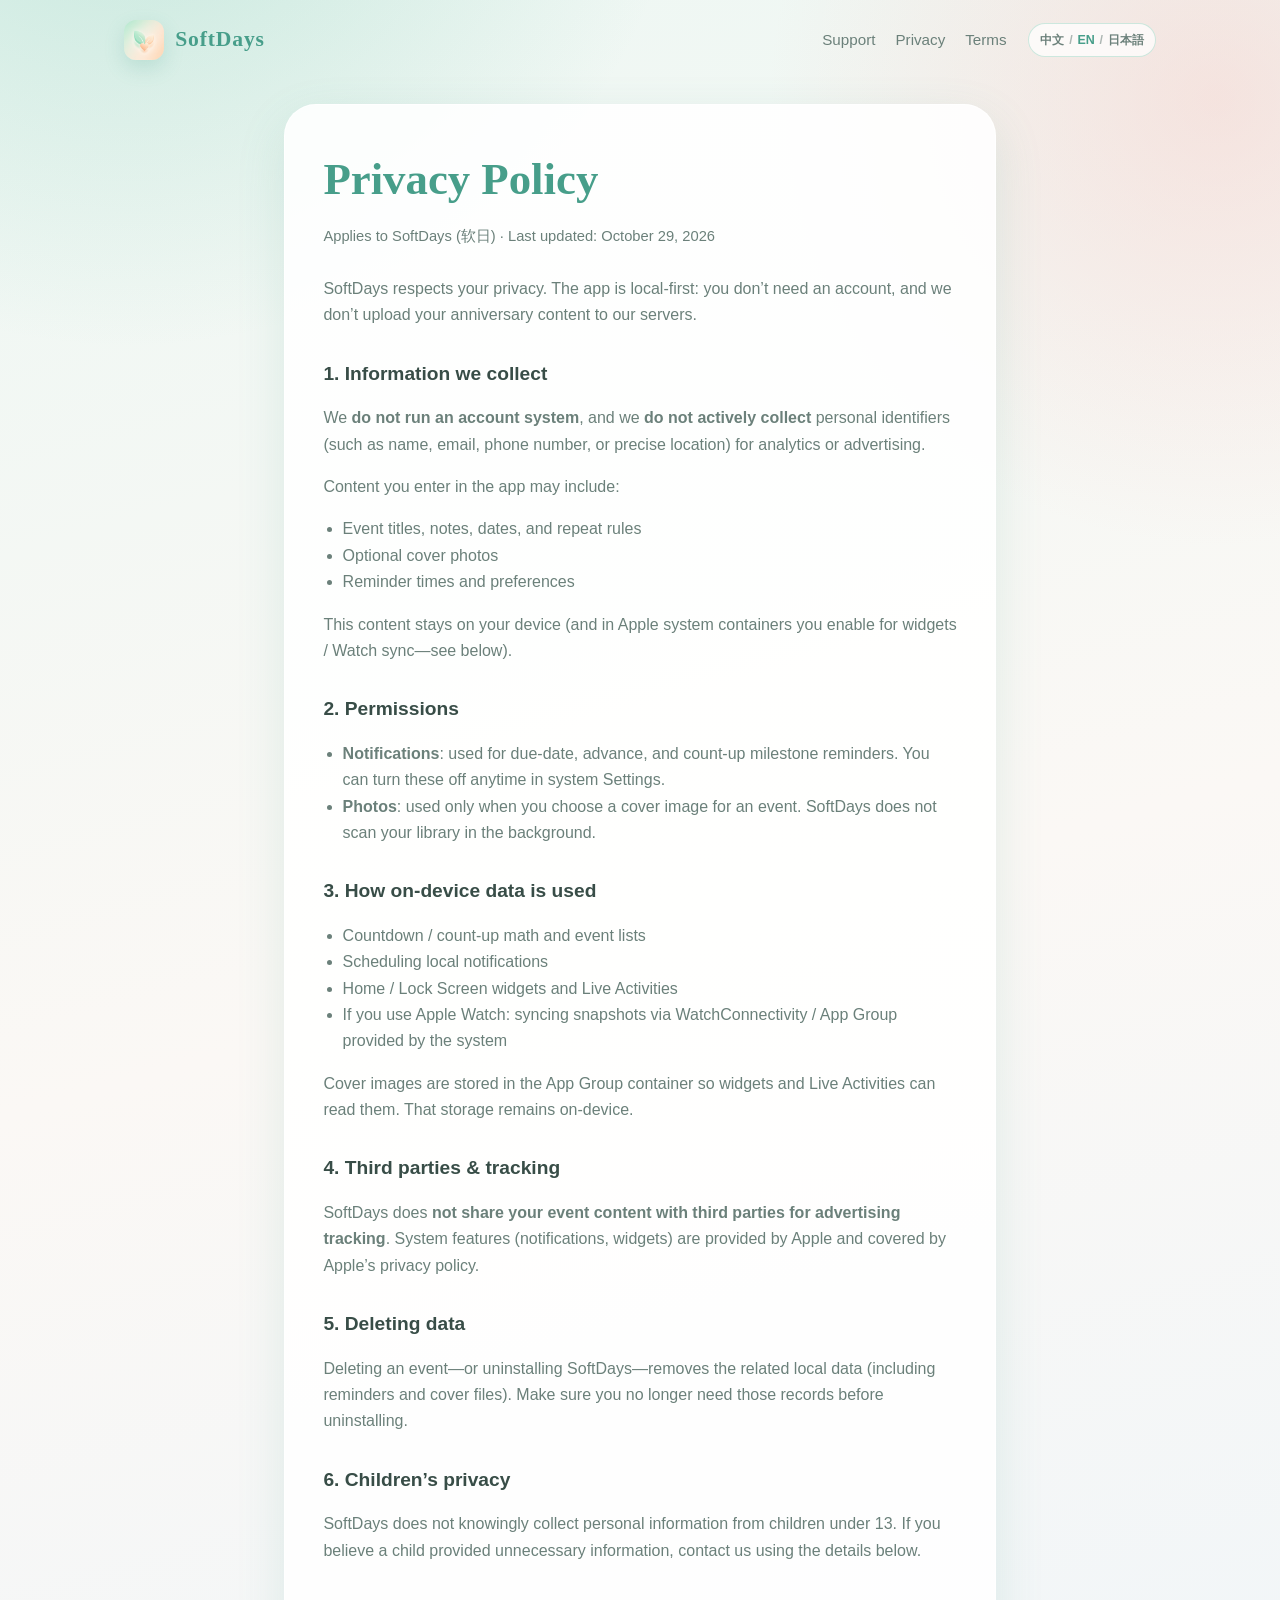
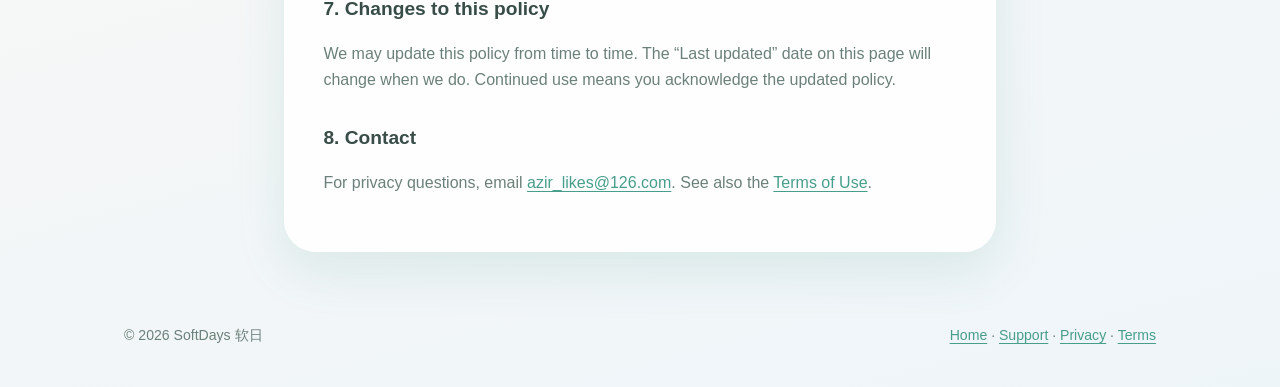
<file: privacy.html>
<!DOCTYPE html>
<html lang="zh-Hans">
<head>
  <meta charset="utf-8" />
  <meta name="viewport" content="width=device-width, initial-scale=1" />
  <title>隐私政策 — 软日 SoftDays</title>
  <meta name="description" content="隐私政策 — 软日 SoftDays" />
  <style>
:root {
  --mint: #73c7ad;
  --mint-deep: #479e8a;
  --peach: #fab8b2;
  --peach-soft: #ffdbd6;
  --mist: #b2d1e6;
  --ink: #384d47;
  --ink-soft: #6b807a;
  --surface: #f7faf6;
  --paper: rgba(255, 255, 255, 0.88);
  --radius: 28px;
  --shadow: 0 18px 50px rgba(71, 158, 138, 0.14);
  --font-display: "Fraunces", "Songti SC", "STSong", serif;
  --font-body: "DM Sans", "PingFang SC", "Hiragino Sans GB", sans-serif;
}

*,
*::before,
*::after {
  box-sizing: border-box;
}

html {
  scroll-behavior: smooth;
}

body {
  margin: 0;
  min-height: 100vh;
  color: var(--ink);
  font-family: var(--font-body);
  background:
    radial-gradient(ellipse 80% 50% at 10% -10%, rgba(115, 199, 173, 0.35), transparent 55%),
    radial-gradient(ellipse 70% 45% at 95% 5%, rgba(250, 184, 178, 0.32), transparent 50%),
    linear-gradient(165deg, #edf7f3 0%, #fbf8f5 48%, #eef5f9 100%);
  line-height: 1.65;
}

a {
  color: var(--mint-deep);
  text-decoration-thickness: 1px;
  text-underline-offset: 3px;
}

a:hover {
  color: var(--ink);
}

img {
  max-width: 100%;
  display: block;
}

.site-nav {
  display: flex;
  align-items: center;
  justify-content: space-between;
  gap: 1rem;
  max-width: 1080px;
  margin: 0 auto;
  padding: 1.25rem 1.5rem;
}

.brand-lockup {
  display: inline-flex;
  align-items: center;
  gap: 0.7rem;
  color: inherit;
  text-decoration: none;
  font-weight: 600;
}

.brand-lockup img {
  width: 40px;
  height: 40px;
  border-radius: 12px;
  box-shadow: 0 8px 20px rgba(71, 158, 138, 0.2);
}

.brand-lockup span {
  font-family: var(--font-display);
  font-size: 1.35rem;
  letter-spacing: 0.04em;
  color: var(--mint-deep);
}

.nav-right {
  display: flex;
  align-items: center;
  flex-wrap: wrap;
  justify-content: flex-end;
  gap: 1rem 1.35rem;
}

.nav-links {
  display: flex;
  gap: 1.25rem;
  font-size: 0.95rem;
}

.nav-links a {
  text-decoration: none;
  color: var(--ink-soft);
}

.nav-links a:hover,
.nav-links a[aria-current="page"] {
  color: var(--mint-deep);
}

.lang-switch {
  display: inline-flex;
  align-items: center;
  flex-wrap: wrap;
  gap: 0.3rem;
  padding: 0.35rem 0.7rem;
  border-radius: 999px;
  background: rgba(255, 255, 255, 0.72);
  border: 1px solid rgba(115, 199, 173, 0.35);
  font-size: 0.78rem;
  font-weight: 600;
}

.lang-switch a {
  text-decoration: none;
  color: var(--ink-soft);
}

.lang-switch a:hover,
.lang-switch a[aria-current="page"] {
  color: var(--mint-deep);
}

.lang-switch span {
  color: rgba(107, 128, 122, 0.55);
}

.hero {
  max-width: 1080px;
  margin: 0 auto;
  padding: 2.5rem 1.5rem 4rem;
  display: grid;
  gap: 2.5rem;
  align-items: end;
  min-height: calc(100svh - 88px);
}

@media (min-width: 860px) {
  .hero {
    grid-template-columns: 1.05fr 0.95fr;
    padding-top: 3.5rem;
  }
}

.hero-copy {
  animation: rise 0.9s ease both;
}

.hero-kicker {
  margin: 0 0 0.75rem;
  color: var(--mint-deep);
  font-size: 0.85rem;
  font-weight: 600;
  letter-spacing: 0.16em;
  text-transform: uppercase;
}

.hero h1 {
  margin: 0;
  font-family: var(--font-display);
  font-size: clamp(3.4rem, 9vw, 5.6rem);
  font-weight: 600;
  line-height: 1.05;
  letter-spacing: 0.06em;
  color: var(--mint-deep);
}

.hero-lead {
  margin: 1.1rem 0 0;
  max-width: 28rem;
  font-size: 1.12rem;
  color: var(--ink-soft);
}

.hero-actions {
  display: flex;
  flex-wrap: wrap;
  gap: 0.85rem;
  margin-top: 1.75rem;
}

.button {
  display: inline-flex;
  align-items: center;
  justify-content: center;
  padding: 0.85rem 1.35rem;
  border-radius: 999px;
  border: 1px solid transparent;
  font-weight: 600;
  text-decoration: none;
  transition: transform 0.2s ease, box-shadow 0.2s ease, background 0.2s ease;
}

.button:hover {
  transform: translateY(-2px);
}

.button-primary {
  background: var(--mint-deep);
  color: #fff;
  box-shadow: 0 12px 28px rgba(71, 158, 138, 0.28);
}

.button-primary:hover {
  color: #fff;
  background: #3b8a78;
}

.button-ghost {
  background: var(--paper);
  color: var(--mint-deep);
  border-color: rgba(115, 199, 173, 0.45);
}

.hero-visual {
  position: relative;
  animation: float-in 1.1s 0.12s ease both;
}

.hero-card {
  position: relative;
  overflow: hidden;
  border-radius: calc(var(--radius) + 8px);
  background:
    linear-gradient(145deg, rgba(255, 255, 255, 0.72), rgba(255, 255, 255, 0.38)),
    linear-gradient(160deg, rgba(115, 199, 173, 0.35), rgba(250, 184, 178, 0.28));
  box-shadow: var(--shadow);
  border: 1px solid rgba(255, 255, 255, 0.7);
  min-height: 360px;
  display: grid;
  place-items: center;
  padding: 2.5rem;
}

.hero-card img {
  width: min(220px, 58vw);
  border-radius: 36px;
  animation: soft-pulse 4.5s ease-in-out infinite;
}

.hero-orb {
  position: absolute;
  border-radius: 50%;
  filter: blur(2px);
  pointer-events: none;
}

.hero-orb-a {
  width: 140px;
  height: 140px;
  top: 12%;
  left: 10%;
  background: rgba(115, 199, 173, 0.35);
  animation: drift 8s ease-in-out infinite;
}

.hero-orb-b {
  width: 110px;
  height: 110px;
  right: 12%;
  bottom: 14%;
  background: rgba(250, 184, 178, 0.4);
  animation: drift 9s 0.6s ease-in-out infinite reverse;
}

.section {
  max-width: 1080px;
  margin: 0 auto;
  padding: 1rem 1.5rem 4.5rem;
}

.section h2 {
  margin: 0 0 0.6rem;
  font-family: var(--font-display);
  font-size: clamp(1.8rem, 4vw, 2.4rem);
  font-weight: 600;
  color: var(--mint-deep);
}

.section-lead {
  margin: 0 0 1.75rem;
  max-width: 36rem;
  color: var(--ink-soft);
}

.feature-list {
  display: grid;
  gap: 1rem;
}

@media (min-width: 720px) {
  .feature-list {
    grid-template-columns: repeat(3, 1fr);
  }
}

.feature {
  padding: 1.35rem 1.3rem 1.45rem;
  border-radius: var(--radius);
  background: var(--paper);
  border: 1px solid rgba(255, 255, 255, 0.85);
  box-shadow: 0 10px 30px rgba(56, 77, 71, 0.05);
}

.feature h3 {
  margin: 0 0 0.45rem;
  font-size: 1.05rem;
  color: var(--ink);
}

.feature p {
  margin: 0;
  color: var(--ink-soft);
  font-size: 0.95rem;
}

.page {
  max-width: 760px;
  margin: 0 auto;
  padding: 1.5rem 1.5rem 4.5rem;
}

.page-panel {
  padding: clamp(1.5rem, 4vw, 2.4rem);
  border-radius: calc(var(--radius) + 4px);
  background: var(--paper);
  border: 1px solid rgba(255, 255, 255, 0.85);
  box-shadow: var(--shadow);
  animation: rise 0.7s ease both;
}

.page-panel h1 {
  margin: 0 0 0.4rem;
  font-family: var(--font-display);
  font-size: clamp(2rem, 5vw, 2.8rem);
  color: var(--mint-deep);
}

.meta {
  margin: 0 0 1.75rem;
  color: var(--ink-soft);
  font-size: 0.92rem;
}

.page-panel h2 {
  margin: 1.8rem 0 0.55rem;
  font-size: 1.2rem;
  color: var(--ink);
}

.page-panel p,
.page-panel li {
  color: var(--ink-soft);
}

.page-panel ul {
  padding-left: 1.2rem;
}

.site-footer {
  max-width: 1080px;
  margin: 0 auto;
  padding: 0 1.5rem 2.5rem;
  color: var(--ink-soft);
  font-size: 0.88rem;
  display: flex;
  flex-wrap: wrap;
  gap: 0.75rem 1.25rem;
  justify-content: space-between;
}

@keyframes rise {
  from {
    opacity: 0;
    transform: translateY(18px);
  }
  to {
    opacity: 1;
    transform: translateY(0);
  }
}

@keyframes float-in {
  from {
    opacity: 0;
    transform: translateY(28px) scale(0.98);
  }
  to {
    opacity: 1;
    transform: translateY(0) scale(1);
  }
}

@keyframes soft-pulse {
  0%,
  100% {
    transform: translateY(0);
  }
  50% {
    transform: translateY(-8px);
  }
}

@keyframes drift {
  0%,
  100% {
    transform: translate(0, 0);
  }
  50% {
    transform: translate(12px, -10px);
  }
}

@media (prefers-reduced-motion: reduce) {
  *,
  *::before,
  *::after {
    animation: none !important;
    transition: none !important;
  }
}


.lang-panels > [data-lang]{display:none}
.lang-panels > [data-lang].is-active{display:block}
.lang-switch button{
  appearance:none;border:0;background:transparent;cursor:pointer;
  font:inherit;font-weight:600;color:var(--ink-soft);padding:0;
}
.lang-switch button:hover,
.lang-switch button[aria-current="true"]{color:var(--mint-deep)}

  </style>
</head>
<body>
  <div class="lang-panels">

        <div data-lang="zh" class="is-active" lang="zh-Hans">
          <header class="site-nav">
            <a class="brand-lockup" href="index.html">
              <img src="[data-uri]" alt="" width="40" height="40" />
              <span>软日</span>
            </a>
            <div class="nav-right">
              <nav class="nav-links">
                <a href="support.html">支持</a>
                <a href="privacy.html">隐私政策</a>
                <a href="terms.html">用户协议</a>
              </nav>
              <nav class="lang-switch" aria-label="Language">
                <button type="button" data-set-lang="zh" aria-current="true">中文</button>
                <span aria-hidden="true">/</span>
                <button type="button" data-set-lang="en">EN</button>
                <span aria-hidden="true">/</span>
                <button type="button" data-set-lang="ja">日本語</button>
              </nav>
            </div>
          </header>
          <main class="page"><article class="page-panel"><h1>隐私政策</h1>
      <p class="meta">适用于「软日 SoftDays」· 最近更新：2026 年 10 月 29 日</p>

      <p>软日（SoftDays）重视你的隐私。本应用以本地记录为主，不要求注册账号，也不会把你的纪念日内容上传到我们的服务器。</p>

      <h2>1. 我们收集哪些信息</h2>
      <p>我们<strong>不运营账号体系</strong>，也<strong>不主动收集</strong>可用于识别你个人身份的信息（如姓名、邮箱、电话、精确位置）用于分析或广告。</p>
      <p>你在 App 内自行填写的内容，例如：</p>
      <ul>
        <li>日子标题、备注、日期与重复规则</li>
        <li>可选的封面照片</li>
        <li>提醒时间与偏好设置</li>
      </ul>
      <p>这些内容保存在你的设备本地（以及你启用的 Apple 系统同步能力相关容器中，见下文）。</p>

      <h2>2. 权限说明</h2>
      <ul>
        <li><strong>通知</strong>：用于到期、提前提醒，以及正数里程碑提醒。可随时在系统设置中关闭。</li>
        <li><strong>相册 / 照片</strong>：仅用于你主动为日子选择封面图；我们不会在后台扫描相册。</li>
      </ul>

      <h2>3. 设备上的数据如何使用</h2>
      <ul>
        <li>倒计时与正数计算、列表与详情展示</li>
        <li>本地通知调度</li>
        <li>主屏 / 锁屏小组件、灵动岛 / 实时活动展示</li>
        <li>若你使用 Apple Watch：通过系统提供的 WatchConnectivity / App Group 在手机与手表之间同步快照数据</li>
      </ul>
      <p>封面图会保存在 App Group 共享容器中，以便小组件与实时活动读取；该数据仍属于你的设备侧存储。</p>

      <h2>4. 第三方与追踪</h2>
      <p>本应用当前<strong>不以广告追踪为目的</strong>向第三方分享你的日子内容。系统组件（如推送通知、小组件）由 Apple 提供并受 Apple 隐私政策约束。</p>

      <h2>5. 数据删除</h2>
      <p>删除某个日子，或卸载本应用，将移除相应本地数据（含相关提醒与封面文件）。卸载前请确认你不再需要这些记录。</p>

      <h2>6. 儿童隐私</h2>
      <p>本应用不面向 13 岁以下儿童收集个人信息。若你认为孩子提供了不必要信息，请通过下方联系方式告知我们。</p>

      <h2>7. 政策更新</h2>
      <p>我们可能适时更新本政策。更新后会在本页面调整「最近更新」日期。继续使用即表示你知悉更新后的内容。</p>

      <h2>8. 联系我们</h2>
      <p>如有隐私相关问题，请发送邮件至：<a href="mailto:azir_likes@126.com">azir_likes@126.com</a>。使用条款见 <a href="terms.html">用户协议</a>。</p></article></main>
          <footer class="site-footer">
            <span>© <span class="y"></span> 软日 SoftDays</span>
            <span>
              <a href="index.html">首页</a> ·
              <a href="support.html">支持</a> ·
              <a href="privacy.html">隐私政策</a> ·
              <a href="terms.html">用户协议</a>
            </span>
          </footer>
        </div>
        <div data-lang="en" class="" lang="en">
          <header class="site-nav">
            <a class="brand-lockup" href="index.html">
              <img src="[data-uri]" alt="" width="40" height="40" />
              <span>SoftDays</span>
            </a>
            <div class="nav-right">
              <nav class="nav-links">
                <a href="support.html">Support</a>
                <a href="privacy.html">Privacy</a>
                <a href="terms.html">Terms</a>
              </nav>
              <nav class="lang-switch" aria-label="Language">
                <button type="button" data-set-lang="zh">中文</button>
                <span aria-hidden="true">/</span>
                <button type="button" data-set-lang="en" aria-current="true">EN</button>
                <span aria-hidden="true">/</span>
                <button type="button" data-set-lang="ja">日本語</button>
              </nav>
            </div>
          </header>
          <main class="page"><article class="page-panel"><h1>Privacy Policy</h1>
      <p class="meta">Applies to SoftDays (软日) · Last updated: October 29, 2026</p>

      <p>SoftDays respects your privacy. The app is local-first: you don’t need an account, and we don’t upload your anniversary content to our servers.</p>

      <h2>1. Information we collect</h2>
      <p>We <strong>do not run an account system</strong>, and we <strong>do not actively collect</strong> personal identifiers (such as name, email, phone number, or precise location) for analytics or advertising.</p>
      <p>Content you enter in the app may include:</p>
      <ul>
        <li>Event titles, notes, dates, and repeat rules</li>
        <li>Optional cover photos</li>
        <li>Reminder times and preferences</li>
      </ul>
      <p>This content stays on your device (and in Apple system containers you enable for widgets / Watch sync—see below).</p>

      <h2>2. Permissions</h2>
      <ul>
        <li><strong>Notifications</strong>: used for due-date, advance, and count-up milestone reminders. You can turn these off anytime in system Settings.</li>
        <li><strong>Photos</strong>: used only when you choose a cover image for an event. SoftDays does not scan your library in the background.</li>
      </ul>

      <h2>3. How on-device data is used</h2>
      <ul>
        <li>Countdown / count-up math and event lists</li>
        <li>Scheduling local notifications</li>
        <li>Home / Lock Screen widgets and Live Activities</li>
        <li>If you use Apple Watch: syncing snapshots via WatchConnectivity / App Group provided by the system</li>
      </ul>
      <p>Cover images are stored in the App Group container so widgets and Live Activities can read them. That storage remains on-device.</p>

      <h2>4. Third parties &amp; tracking</h2>
      <p>SoftDays does <strong>not share your event content with third parties for advertising tracking</strong>. System features (notifications, widgets) are provided by Apple and covered by Apple’s privacy policy.</p>

      <h2>5. Deleting data</h2>
      <p>Deleting an event—or uninstalling SoftDays—removes the related local data (including reminders and cover files). Make sure you no longer need those records before uninstalling.</p>

      <h2>6. Children’s privacy</h2>
      <p>SoftDays does not knowingly collect personal information from children under 13. If you believe a child provided unnecessary information, contact us using the details below.</p>

      <h2>7. Changes to this policy</h2>
      <p>We may update this policy from time to time. The “Last updated” date on this page will change when we do. Continued use means you acknowledge the updated policy.</p>

      <h2>8. Contact</h2>
      <p>For privacy questions, email <a href="mailto:azir_likes@126.com">azir_likes@126.com</a>. See also the <a href="terms.html">Terms of Use</a>.</p></article></main>
          <footer class="site-footer">
            <span>© <span class="y"></span> SoftDays 软日</span>
            <span>
              <a href="index.html">Home</a> ·
              <a href="support.html">Support</a> ·
              <a href="privacy.html">Privacy</a> ·
              <a href="terms.html">Terms</a>
            </span>
          </footer>
        </div>
        <div data-lang="ja" class="" lang="ja">
          <header class="site-nav">
            <a class="brand-lockup" href="index.html">
              <img src="[data-uri]" alt="" width="40" height="40" />
              <span>軟日</span>
            </a>
            <div class="nav-right">
              <nav class="nav-links">
                <a href="support.html">サポート</a>
                <a href="privacy.html">プライバシー</a>
                <a href="terms.html">利用規約</a>
              </nav>
              <nav class="lang-switch" aria-label="Language">
                <button type="button" data-set-lang="zh">中文</button>
                <span aria-hidden="true">/</span>
                <button type="button" data-set-lang="en">EN</button>
                <span aria-hidden="true">/</span>
                <button type="button" data-set-lang="ja" aria-current="true">日本語</button>
              </nav>
            </div>
          </header>
          <main class="page"><article class="page-panel"><h1>プライバシーポリシー</h1>
      <p class="meta">SoftDays（軟日）対象 · 最終更新：2026 年 10 月 29 日</p>

      <p>SoftDays はプライバシーを大切にします。本アプリは端末内記録が中心で、アカウント登録は不要です。記念日の内容を当社サーバーへアップロードしません。</p>

      <h2>1. 収集する情報</h2>
      <p>当社は<strong>アカウントを運用せず</strong>、分析や広告のために氏名・メール・電話・精密な位置など個人を特定する情報を<strong>積極的に収集しません</strong>。</p>
      <p>アプリ内で入力する内容の例：</p>
      <ul>
        <li>タイトル、メモ、日付、繰り返し設定</li>
        <li>任意のカバー写真</li>
        <li>リマインダー時刻と設定</li>
      </ul>
      <p>これらは端末内（およびウィジェット／Watch 同期用のシステム容器）に保存されます。</p>

      <h2>2. 権限について</h2>
      <ul>
        <li><strong>通知</strong>：期日・事前・カウントアップのマイルストーン通知に使用。システム設定でいつでもオフにできます。</li>
        <li><strong>写真</strong>：カバー画像を選ぶときのみ使用。バックグラウンドでアルバムをスキャンしません。</li>
      </ul>

      <h2>3. 端末内データの利用</h2>
      <ul>
        <li>カウントダウン／カウントアップと一覧表示</li>
        <li>ローカル通知のスケジュール</li>
        <li>ホーム／ロック画面ウィジェット、ライブアクティビティ</li>
        <li>Apple Watch 利用時：WatchConnectivity／App Group によるスナップショット同期</li>
      </ul>
      <p>カバー画像はウィジェット等が読めるよう App Group に保存されますが、端末側のストレージです。</p>

      <h2>4. 第三者・トラッキング</h2>
      <p>広告トラッキング目的で記念日内容を第三者に共有しません。通知やウィジェットなどシステム機能は Apple の提供であり、Apple のプライバシーポリシーが適用されます。</p>

      <h2>5. データの削除</h2>
      <p>イベントの削除、またはアプリのアンインストールにより、関連する端末内データ（通知・カバー含む）は削除されます。必要な記録がある場合はアンインストール前にご確認ください。</p>

      <h2>6. 子どものプライバシー</h2>
      <p>13 歳未満の子どもから故意に個人情報を収集しません。不要な情報が提供されたと思われる場合は、下記までご連絡ください。</p>

      <h2>7. ポリシーの変更</h2>
      <p>本ポリシーは更新されることがあります。更新時は本ページの「最終更新」を変更します。継続利用により、更新内容を了承したものとみなします。</p>

      <h2>8. お問い合わせ</h2>
      <p>プライバシーに関するご質問：<a href="mailto:azir_likes@126.com">azir_likes@126.com</a>。利用条件は <a href="terms.html">利用規約</a> をご覧ください。</p></article></main>
          <footer class="site-footer">
            <span>© <span class="y"></span> SoftDays 軟日</span>
            <span>
              <a href="index.html">ホーム</a> ·
              <a href="support.html">サポート</a> ·
              <a href="privacy.html">プライバシー</a> ·
              <a href="terms.html">利用規約</a>
            </span>
          </footer>
        </div>
  </div>
  <script>
  (function() {
    var key = "softdays-lang";
    var panels = document.querySelectorAll(".lang-panels > [data-lang]");
    function apply(lang) {
      if (["zh","en","ja"].indexOf(lang) < 0) lang = "zh";
      panels.forEach(function(p) {
        p.classList.toggle("is-active", p.getAttribute("data-lang") === lang);
      });
      document.documentElement.lang = lang === "zh" ? "zh-Hans" : lang;
      document.querySelectorAll("[data-set-lang]").forEach(function(btn) {
        btn.setAttribute("aria-current", btn.getAttribute("data-set-lang") === lang ? "true" : "false");
      });
      try { localStorage.setItem(key, lang); } catch (e) {}
      document.querySelectorAll(".y").forEach(function(el) { el.textContent = new Date().getFullYear(); });
    }
    document.addEventListener("click", function(e) {
      var btn = e.target.closest("[data-set-lang]");
      if (!btn) return;
      apply(btn.getAttribute("data-set-lang"));
    });
    var saved = null;
    try { saved = localStorage.getItem(key); } catch (e) {}
    var nav = (navigator.language || "").toLowerCase();
    var pref = saved || (nav.indexOf("ja") === 0 ? "ja" : (nav.indexOf("zh") === 0 ? "zh" : "en"));
    apply(pref);
  })();
  </script>
</body>
</html>
</file>
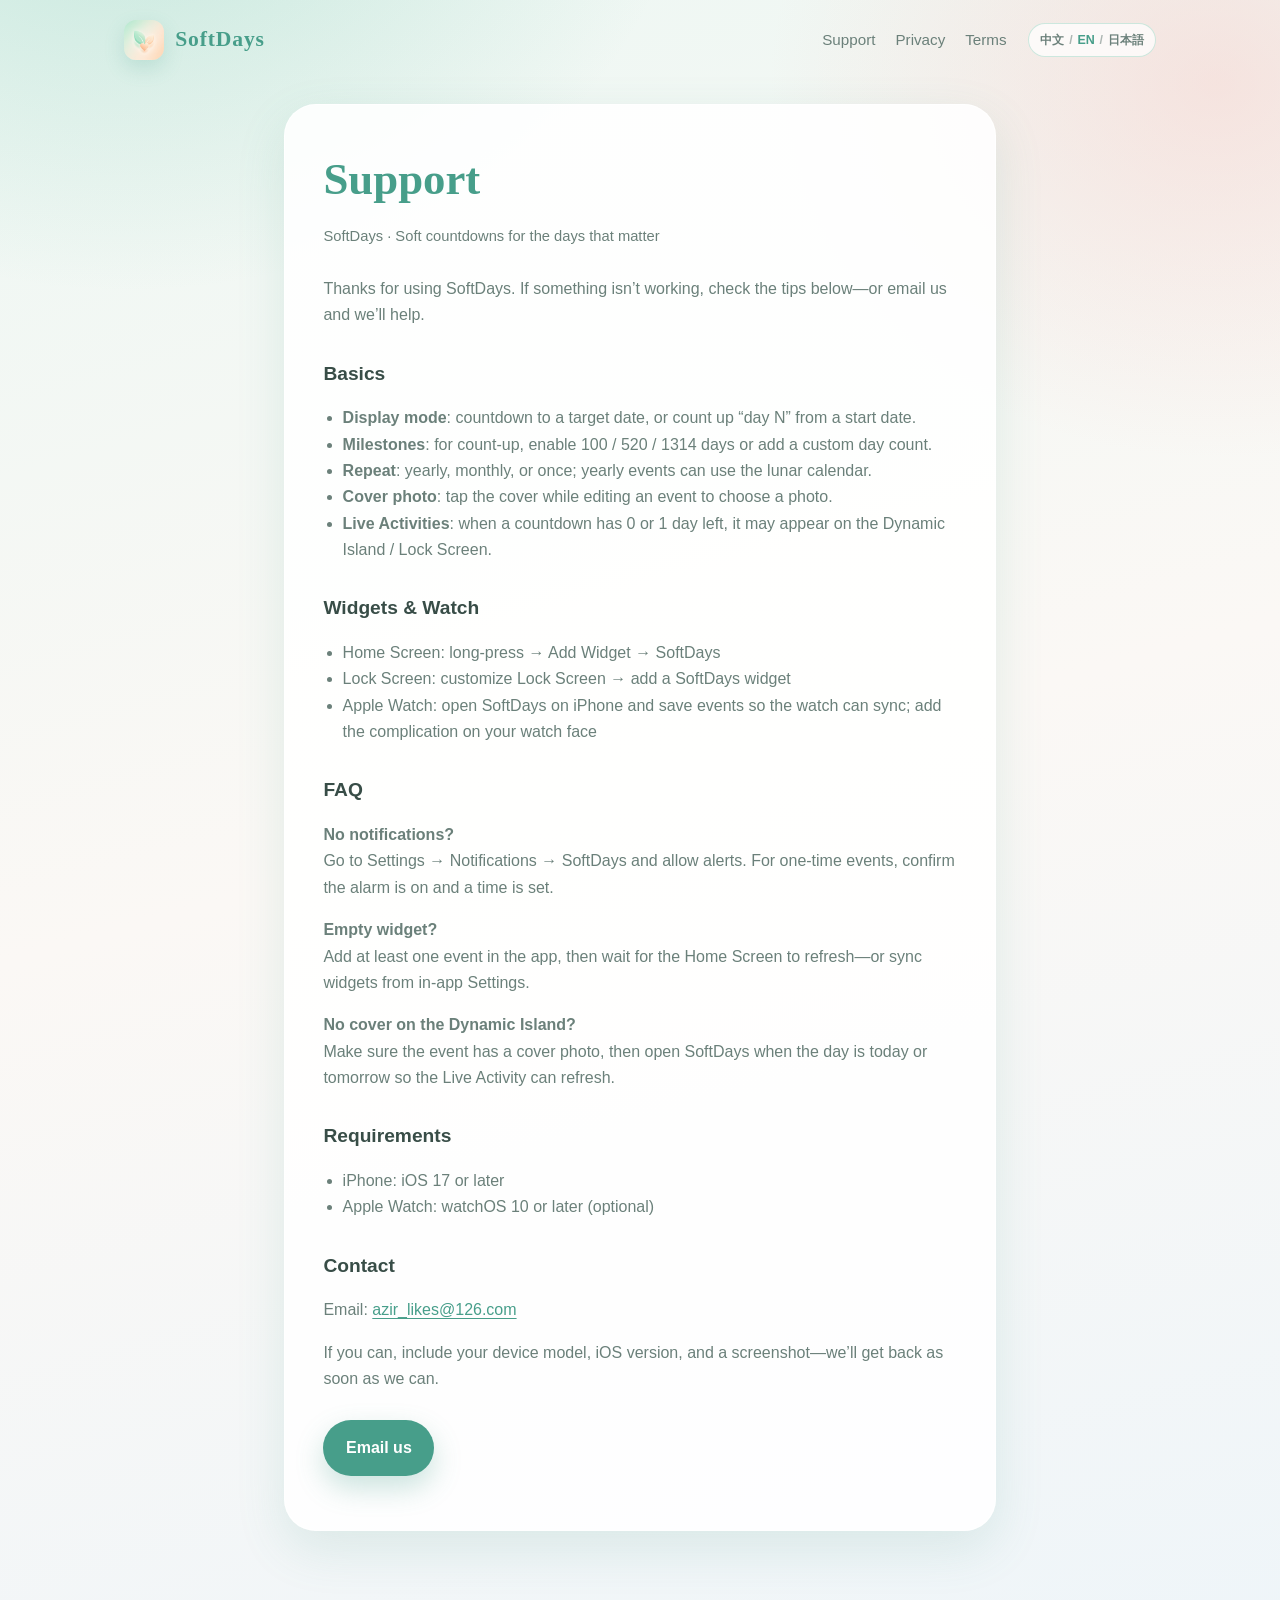
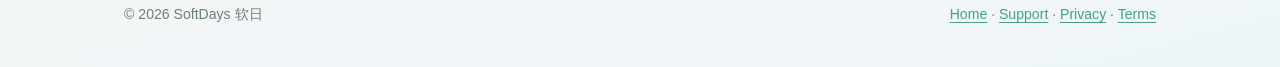
<file: support.html>
<!DOCTYPE html>
<html lang="zh-Hans">
<head>
  <meta charset="utf-8" />
  <meta name="viewport" content="width=device-width, initial-scale=1" />
  <title>支持 — 软日 SoftDays</title>
  <meta name="description" content="支持 — 软日 SoftDays" />
  <style>
:root {
  --mint: #73c7ad;
  --mint-deep: #479e8a;
  --peach: #fab8b2;
  --peach-soft: #ffdbd6;
  --mist: #b2d1e6;
  --ink: #384d47;
  --ink-soft: #6b807a;
  --surface: #f7faf6;
  --paper: rgba(255, 255, 255, 0.88);
  --radius: 28px;
  --shadow: 0 18px 50px rgba(71, 158, 138, 0.14);
  --font-display: "Fraunces", "Songti SC", "STSong", serif;
  --font-body: "DM Sans", "PingFang SC", "Hiragino Sans GB", sans-serif;
}

*,
*::before,
*::after {
  box-sizing: border-box;
}

html {
  scroll-behavior: smooth;
}

body {
  margin: 0;
  min-height: 100vh;
  color: var(--ink);
  font-family: var(--font-body);
  background:
    radial-gradient(ellipse 80% 50% at 10% -10%, rgba(115, 199, 173, 0.35), transparent 55%),
    radial-gradient(ellipse 70% 45% at 95% 5%, rgba(250, 184, 178, 0.32), transparent 50%),
    linear-gradient(165deg, #edf7f3 0%, #fbf8f5 48%, #eef5f9 100%);
  line-height: 1.65;
}

a {
  color: var(--mint-deep);
  text-decoration-thickness: 1px;
  text-underline-offset: 3px;
}

a:hover {
  color: var(--ink);
}

img {
  max-width: 100%;
  display: block;
}

.site-nav {
  display: flex;
  align-items: center;
  justify-content: space-between;
  gap: 1rem;
  max-width: 1080px;
  margin: 0 auto;
  padding: 1.25rem 1.5rem;
}

.brand-lockup {
  display: inline-flex;
  align-items: center;
  gap: 0.7rem;
  color: inherit;
  text-decoration: none;
  font-weight: 600;
}

.brand-lockup img {
  width: 40px;
  height: 40px;
  border-radius: 12px;
  box-shadow: 0 8px 20px rgba(71, 158, 138, 0.2);
}

.brand-lockup span {
  font-family: var(--font-display);
  font-size: 1.35rem;
  letter-spacing: 0.04em;
  color: var(--mint-deep);
}

.nav-right {
  display: flex;
  align-items: center;
  flex-wrap: wrap;
  justify-content: flex-end;
  gap: 1rem 1.35rem;
}

.nav-links {
  display: flex;
  gap: 1.25rem;
  font-size: 0.95rem;
}

.nav-links a {
  text-decoration: none;
  color: var(--ink-soft);
}

.nav-links a:hover,
.nav-links a[aria-current="page"] {
  color: var(--mint-deep);
}

.lang-switch {
  display: inline-flex;
  align-items: center;
  flex-wrap: wrap;
  gap: 0.3rem;
  padding: 0.35rem 0.7rem;
  border-radius: 999px;
  background: rgba(255, 255, 255, 0.72);
  border: 1px solid rgba(115, 199, 173, 0.35);
  font-size: 0.78rem;
  font-weight: 600;
}

.lang-switch a {
  text-decoration: none;
  color: var(--ink-soft);
}

.lang-switch a:hover,
.lang-switch a[aria-current="page"] {
  color: var(--mint-deep);
}

.lang-switch span {
  color: rgba(107, 128, 122, 0.55);
}

.hero {
  max-width: 1080px;
  margin: 0 auto;
  padding: 2.5rem 1.5rem 4rem;
  display: grid;
  gap: 2.5rem;
  align-items: end;
  min-height: calc(100svh - 88px);
}

@media (min-width: 860px) {
  .hero {
    grid-template-columns: 1.05fr 0.95fr;
    padding-top: 3.5rem;
  }
}

.hero-copy {
  animation: rise 0.9s ease both;
}

.hero-kicker {
  margin: 0 0 0.75rem;
  color: var(--mint-deep);
  font-size: 0.85rem;
  font-weight: 600;
  letter-spacing: 0.16em;
  text-transform: uppercase;
}

.hero h1 {
  margin: 0;
  font-family: var(--font-display);
  font-size: clamp(3.4rem, 9vw, 5.6rem);
  font-weight: 600;
  line-height: 1.05;
  letter-spacing: 0.06em;
  color: var(--mint-deep);
}

.hero-lead {
  margin: 1.1rem 0 0;
  max-width: 28rem;
  font-size: 1.12rem;
  color: var(--ink-soft);
}

.hero-actions {
  display: flex;
  flex-wrap: wrap;
  gap: 0.85rem;
  margin-top: 1.75rem;
}

.button {
  display: inline-flex;
  align-items: center;
  justify-content: center;
  padding: 0.85rem 1.35rem;
  border-radius: 999px;
  border: 1px solid transparent;
  font-weight: 600;
  text-decoration: none;
  transition: transform 0.2s ease, box-shadow 0.2s ease, background 0.2s ease;
}

.button:hover {
  transform: translateY(-2px);
}

.button-primary {
  background: var(--mint-deep);
  color: #fff;
  box-shadow: 0 12px 28px rgba(71, 158, 138, 0.28);
}

.button-primary:hover {
  color: #fff;
  background: #3b8a78;
}

.button-ghost {
  background: var(--paper);
  color: var(--mint-deep);
  border-color: rgba(115, 199, 173, 0.45);
}

.hero-visual {
  position: relative;
  animation: float-in 1.1s 0.12s ease both;
}

.hero-card {
  position: relative;
  overflow: hidden;
  border-radius: calc(var(--radius) + 8px);
  background:
    linear-gradient(145deg, rgba(255, 255, 255, 0.72), rgba(255, 255, 255, 0.38)),
    linear-gradient(160deg, rgba(115, 199, 173, 0.35), rgba(250, 184, 178, 0.28));
  box-shadow: var(--shadow);
  border: 1px solid rgba(255, 255, 255, 0.7);
  min-height: 360px;
  display: grid;
  place-items: center;
  padding: 2.5rem;
}

.hero-card img {
  width: min(220px, 58vw);
  border-radius: 36px;
  animation: soft-pulse 4.5s ease-in-out infinite;
}

.hero-orb {
  position: absolute;
  border-radius: 50%;
  filter: blur(2px);
  pointer-events: none;
}

.hero-orb-a {
  width: 140px;
  height: 140px;
  top: 12%;
  left: 10%;
  background: rgba(115, 199, 173, 0.35);
  animation: drift 8s ease-in-out infinite;
}

.hero-orb-b {
  width: 110px;
  height: 110px;
  right: 12%;
  bottom: 14%;
  background: rgba(250, 184, 178, 0.4);
  animation: drift 9s 0.6s ease-in-out infinite reverse;
}

.section {
  max-width: 1080px;
  margin: 0 auto;
  padding: 1rem 1.5rem 4.5rem;
}

.section h2 {
  margin: 0 0 0.6rem;
  font-family: var(--font-display);
  font-size: clamp(1.8rem, 4vw, 2.4rem);
  font-weight: 600;
  color: var(--mint-deep);
}

.section-lead {
  margin: 0 0 1.75rem;
  max-width: 36rem;
  color: var(--ink-soft);
}

.feature-list {
  display: grid;
  gap: 1rem;
}

@media (min-width: 720px) {
  .feature-list {
    grid-template-columns: repeat(3, 1fr);
  }
}

.feature {
  padding: 1.35rem 1.3rem 1.45rem;
  border-radius: var(--radius);
  background: var(--paper);
  border: 1px solid rgba(255, 255, 255, 0.85);
  box-shadow: 0 10px 30px rgba(56, 77, 71, 0.05);
}

.feature h3 {
  margin: 0 0 0.45rem;
  font-size: 1.05rem;
  color: var(--ink);
}

.feature p {
  margin: 0;
  color: var(--ink-soft);
  font-size: 0.95rem;
}

.page {
  max-width: 760px;
  margin: 0 auto;
  padding: 1.5rem 1.5rem 4.5rem;
}

.page-panel {
  padding: clamp(1.5rem, 4vw, 2.4rem);
  border-radius: calc(var(--radius) + 4px);
  background: var(--paper);
  border: 1px solid rgba(255, 255, 255, 0.85);
  box-shadow: var(--shadow);
  animation: rise 0.7s ease both;
}

.page-panel h1 {
  margin: 0 0 0.4rem;
  font-family: var(--font-display);
  font-size: clamp(2rem, 5vw, 2.8rem);
  color: var(--mint-deep);
}

.meta {
  margin: 0 0 1.75rem;
  color: var(--ink-soft);
  font-size: 0.92rem;
}

.page-panel h2 {
  margin: 1.8rem 0 0.55rem;
  font-size: 1.2rem;
  color: var(--ink);
}

.page-panel p,
.page-panel li {
  color: var(--ink-soft);
}

.page-panel ul {
  padding-left: 1.2rem;
}

.site-footer {
  max-width: 1080px;
  margin: 0 auto;
  padding: 0 1.5rem 2.5rem;
  color: var(--ink-soft);
  font-size: 0.88rem;
  display: flex;
  flex-wrap: wrap;
  gap: 0.75rem 1.25rem;
  justify-content: space-between;
}

@keyframes rise {
  from {
    opacity: 0;
    transform: translateY(18px);
  }
  to {
    opacity: 1;
    transform: translateY(0);
  }
}

@keyframes float-in {
  from {
    opacity: 0;
    transform: translateY(28px) scale(0.98);
  }
  to {
    opacity: 1;
    transform: translateY(0) scale(1);
  }
}

@keyframes soft-pulse {
  0%,
  100% {
    transform: translateY(0);
  }
  50% {
    transform: translateY(-8px);
  }
}

@keyframes drift {
  0%,
  100% {
    transform: translate(0, 0);
  }
  50% {
    transform: translate(12px, -10px);
  }
}

@media (prefers-reduced-motion: reduce) {
  *,
  *::before,
  *::after {
    animation: none !important;
    transition: none !important;
  }
}


.lang-panels > [data-lang]{display:none}
.lang-panels > [data-lang].is-active{display:block}
.lang-switch button{
  appearance:none;border:0;background:transparent;cursor:pointer;
  font:inherit;font-weight:600;color:var(--ink-soft);padding:0;
}
.lang-switch button:hover,
.lang-switch button[aria-current="true"]{color:var(--mint-deep)}

  </style>
</head>
<body>
  <div class="lang-panels">

        <div data-lang="zh" class="is-active" lang="zh-Hans">
          <header class="site-nav">
            <a class="brand-lockup" href="index.html">
              <img src="[data-uri]" alt="" width="40" height="40" />
              <span>软日</span>
            </a>
            <div class="nav-right">
              <nav class="nav-links">
                <a href="support.html">支持</a>
                <a href="privacy.html">隐私政策</a>
                <a href="terms.html">用户协议</a>
              </nav>
              <nav class="lang-switch" aria-label="Language">
                <button type="button" data-set-lang="zh" aria-current="true">中文</button>
                <span aria-hidden="true">/</span>
                <button type="button" data-set-lang="en">EN</button>
                <span aria-hidden="true">/</span>
                <button type="button" data-set-lang="ja">日本語</button>
              </nav>
            </div>
          </header>
          <main class="page"><article class="page-panel"><h1>支持</h1>
      <p class="meta">软日 SoftDays · 轻轻倒数，甜甜记住</p>

      <p>欢迎使用软日。若功能或权限遇到问题，可先看下面说明；仍无法解决时，请发邮件联系我们。</p>

      <h2>常用功能</h2>
      <ul>
        <li><strong>展现方式</strong>：倒数到目标日；正数从开始日期累加「第几天」。</li>
        <li><strong>里程碑提醒</strong>：正数可勾选 100 / 520 / 1314 天，或自定义天数。</li>
        <li><strong>重复</strong>：每年、每月或一次性；每年支持农历重复。</li>
        <li><strong>封面</strong>：编辑日子时可点封面选择照片。</li>
        <li><strong>实时活动</strong>：倒数剩余 0 或 1 天时，可能出现在灵动岛 / 锁屏活动中。</li>
      </ul>

      <h2>小组件与手表</h2>
      <ul>
        <li>主屏：长按空白处 → 添加小组件 → 选「软日 / SoftDays」</li>
        <li>锁屏：自定义锁屏 → 添加软日组件</li>
        <li>Apple Watch：在手机打开软日并保存日子后，手表端会同步最近条目；表盘可添加对应复杂功能</li>
      </ul>

      <h2>常见问题</h2>
      <p><strong>收不到通知？</strong><br />请到「设置 → 通知 → 软日」打开允许通知；一次性日子请确认已开启闹铃并设置时间。</p>
      <p><strong>小组件是空的？</strong><br />请先在 App 内添加日子，再回到主屏等待刷新；也可在 App 设置中手动同步到小组件。</p>
      <p><strong>灵动岛没有封面图？</strong><br />请确认该日子已设置封面，并在临近（今天 / 明天）时打开 App 刷新一次活动。</p>

      <h2>系统要求</h2>
      <ul>
        <li>iPhone：iOS 17 及以上</li>
        <li>Apple Watch：watchOS 10 及以上（可选）</li>
      </ul>

      <h2>联系我们</h2>
      <p>邮箱：<a href="mailto:azir_likes@126.com">azir_likes@126.com</a></p>
      <p>反馈时若方便，请附上：机型、系统版本、以及问题截图，我们会尽快回复。</p>

      <p style="margin-top: 1.75rem;">
        <a class="button button-primary" href="mailto:azir_likes@126.com">发送邮件</a>
      </p></article></main>
          <footer class="site-footer">
            <span>© <span class="y"></span> 软日 SoftDays</span>
            <span>
              <a href="index.html">首页</a> ·
              <a href="support.html">支持</a> ·
              <a href="privacy.html">隐私政策</a> ·
              <a href="terms.html">用户协议</a>
            </span>
          </footer>
        </div>
        <div data-lang="en" class="" lang="en">
          <header class="site-nav">
            <a class="brand-lockup" href="index.html">
              <img src="[data-uri]" alt="" width="40" height="40" />
              <span>SoftDays</span>
            </a>
            <div class="nav-right">
              <nav class="nav-links">
                <a href="support.html">Support</a>
                <a href="privacy.html">Privacy</a>
                <a href="terms.html">Terms</a>
              </nav>
              <nav class="lang-switch" aria-label="Language">
                <button type="button" data-set-lang="zh">中文</button>
                <span aria-hidden="true">/</span>
                <button type="button" data-set-lang="en" aria-current="true">EN</button>
                <span aria-hidden="true">/</span>
                <button type="button" data-set-lang="ja">日本語</button>
              </nav>
            </div>
          </header>
          <main class="page"><article class="page-panel"><h1>Support</h1>
      <p class="meta">SoftDays · Soft countdowns for the days that matter</p>

      <p>Thanks for using SoftDays. If something isn’t working, check the tips below—or email us and we’ll help.</p>

      <h2>Basics</h2>
      <ul>
        <li><strong>Display mode</strong>: countdown to a target date, or count up “day N” from a start date.</li>
        <li><strong>Milestones</strong>: for count-up, enable 100 / 520 / 1314 days or add a custom day count.</li>
        <li><strong>Repeat</strong>: yearly, monthly, or once; yearly events can use the lunar calendar.</li>
        <li><strong>Cover photo</strong>: tap the cover while editing an event to choose a photo.</li>
        <li><strong>Live Activities</strong>: when a countdown has 0 or 1 day left, it may appear on the Dynamic Island / Lock Screen.</li>
      </ul>

      <h2>Widgets &amp; Watch</h2>
      <ul>
        <li>Home Screen: long-press → Add Widget → SoftDays</li>
        <li>Lock Screen: customize Lock Screen → add a SoftDays widget</li>
        <li>Apple Watch: open SoftDays on iPhone and save events so the watch can sync; add the complication on your watch face</li>
      </ul>

      <h2>FAQ</h2>
      <p><strong>No notifications?</strong><br />Go to Settings → Notifications → SoftDays and allow alerts. For one-time events, confirm the alarm is on and a time is set.</p>
      <p><strong>Empty widget?</strong><br />Add at least one event in the app, then wait for the Home Screen to refresh—or sync widgets from in-app Settings.</p>
      <p><strong>No cover on the Dynamic Island?</strong><br />Make sure the event has a cover photo, then open SoftDays when the day is today or tomorrow so the Live Activity can refresh.</p>

      <h2>Requirements</h2>
      <ul>
        <li>iPhone: iOS 17 or later</li>
        <li>Apple Watch: watchOS 10 or later (optional)</li>
      </ul>

      <h2>Contact</h2>
      <p>Email: <a href="mailto:azir_likes@126.com">azir_likes@126.com</a></p>
      <p>If you can, include your device model, iOS version, and a screenshot—we’ll get back as soon as we can.</p>

      <p style="margin-top: 1.75rem;">
        <a class="button button-primary" href="mailto:azir_likes@126.com">Email us</a>
      </p></article></main>
          <footer class="site-footer">
            <span>© <span class="y"></span> SoftDays 软日</span>
            <span>
              <a href="index.html">Home</a> ·
              <a href="support.html">Support</a> ·
              <a href="privacy.html">Privacy</a> ·
              <a href="terms.html">Terms</a>
            </span>
          </footer>
        </div>
        <div data-lang="ja" class="" lang="ja">
          <header class="site-nav">
            <a class="brand-lockup" href="index.html">
              <img src="[data-uri]" alt="" width="40" height="40" />
              <span>軟日</span>
            </a>
            <div class="nav-right">
              <nav class="nav-links">
                <a href="support.html">サポート</a>
                <a href="privacy.html">プライバシー</a>
                <a href="terms.html">利用規約</a>
              </nav>
              <nav class="lang-switch" aria-label="Language">
                <button type="button" data-set-lang="zh">中文</button>
                <span aria-hidden="true">/</span>
                <button type="button" data-set-lang="en">EN</button>
                <span aria-hidden="true">/</span>
                <button type="button" data-set-lang="ja" aria-current="true">日本語</button>
              </nav>
            </div>
          </header>
          <main class="page"><article class="page-panel"><h1>サポート</h1>
      <p class="meta">SoftDays 軟日 · やさしく数える、大切な日</p>

      <p>SoftDays をご利用ありがとうございます。うまく動かないときは、まず以下をご確認ください。解決しない場合はメールでご連絡ください。</p>

      <h2>基本機能</h2>
      <ul>
        <li><strong>表示方式</strong>：目標日までのカウントダウン、または開始日からの「何日目」カウントアップ。</li>
        <li><strong>マイルストーン</strong>：カウントアップで 100 / 520 / 1314 日や任意の日数を通知。</li>
        <li><strong>繰り返し</strong>：毎年・毎月・一度きり。毎年は旧暦にも対応。</li>
        <li><strong>カバー写真</strong>：編集画面でカバーをタップして写真を選択。</li>
        <li><strong>ライブアクティビティ</strong>：残り 0〜1 日のとき、ダイナミックアイランド／ロック画面に表示される場合があります。</li>
      </ul>

      <h2>ウィジェットと Watch</h2>
      <ul>
        <li>ホーム画面：長押し → ウィジェットを追加 → SoftDays</li>
        <li>ロック画面：ロック画面をカスタマイズ → SoftDays を追加</li>
        <li>Apple Watch：iPhone で SoftDays を開きイベントを保存すると同期されます。文字盤にコンプリケーションを追加できます</li>
      </ul>

      <h2>よくある質問</h2>
      <p><strong>通知が来ない？</strong><br />「設定 → 通知 → SoftDays」で許可をオンにしてください。一度きりの予定はアラームがオンで、時刻が設定されているか確認してください。</p>
      <p><strong>ウィジェットが空？</strong><br />アプリで少なくとも 1 件追加し、ホーム画面の更新を待つか、アプリ内設定からウィジェットへ同期してください。</p>
      <p><strong>ダイナミックアイランドにカバーが出ない？</strong><br />カバー写真を設定したうえで、当日または前日にアプリを開いてアクティビティを更新してください。</p>

      <h2>動作環境</h2>
      <ul>
        <li>iPhone：iOS 17 以降</li>
        <li>Apple Watch：watchOS 10 以降（任意）</li>
      </ul>

      <h2>お問い合わせ</h2>
      <p>メール：<a href="mailto:azir_likes@126.com">azir_likes@126.com</a></p>
      <p>機種名・OS バージョン・スクリーンショットがあると対応が早くなります。</p>

      <p style="margin-top: 1.75rem;">
        <a class="button button-primary" href="mailto:azir_likes@126.com">メールを送る</a>
      </p></article></main>
          <footer class="site-footer">
            <span>© <span class="y"></span> SoftDays 軟日</span>
            <span>
              <a href="index.html">ホーム</a> ·
              <a href="support.html">サポート</a> ·
              <a href="privacy.html">プライバシー</a> ·
              <a href="terms.html">利用規約</a>
            </span>
          </footer>
        </div>
  </div>
  <script>
  (function() {
    var key = "softdays-lang";
    var panels = document.querySelectorAll(".lang-panels > [data-lang]");
    function apply(lang) {
      if (["zh","en","ja"].indexOf(lang) < 0) lang = "zh";
      panels.forEach(function(p) {
        p.classList.toggle("is-active", p.getAttribute("data-lang") === lang);
      });
      document.documentElement.lang = lang === "zh" ? "zh-Hans" : lang;
      document.querySelectorAll("[data-set-lang]").forEach(function(btn) {
        btn.setAttribute("aria-current", btn.getAttribute("data-set-lang") === lang ? "true" : "false");
      });
      try { localStorage.setItem(key, lang); } catch (e) {}
      document.querySelectorAll(".y").forEach(function(el) { el.textContent = new Date().getFullYear(); });
    }
    document.addEventListener("click", function(e) {
      var btn = e.target.closest("[data-set-lang]");
      if (!btn) return;
      apply(btn.getAttribute("data-set-lang"));
    });
    var saved = null;
    try { saved = localStorage.getItem(key); } catch (e) {}
    var nav = (navigator.language || "").toLowerCase();
    var pref = saved || (nav.indexOf("ja") === 0 ? "ja" : (nav.indexOf("zh") === 0 ? "zh" : "en"));
    apply(pref);
  })();
  </script>
</body>
</html>
</file>
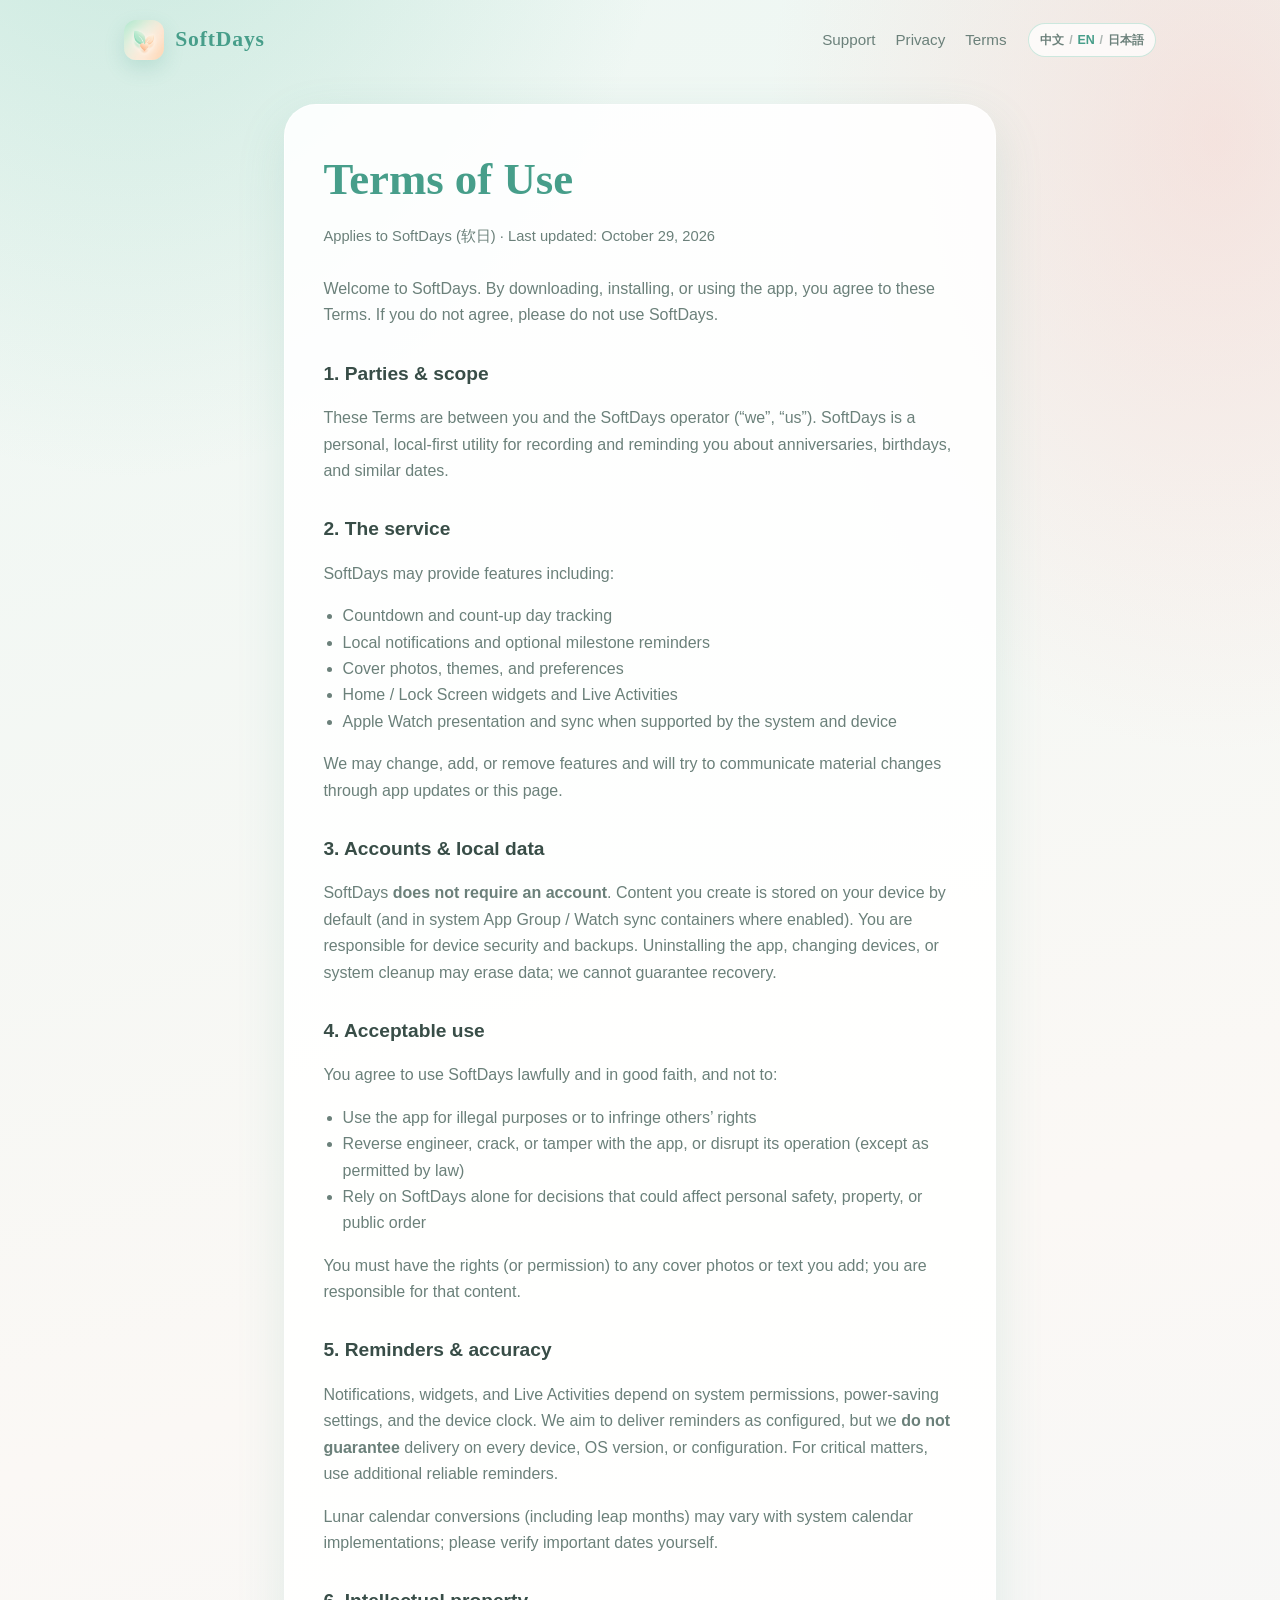
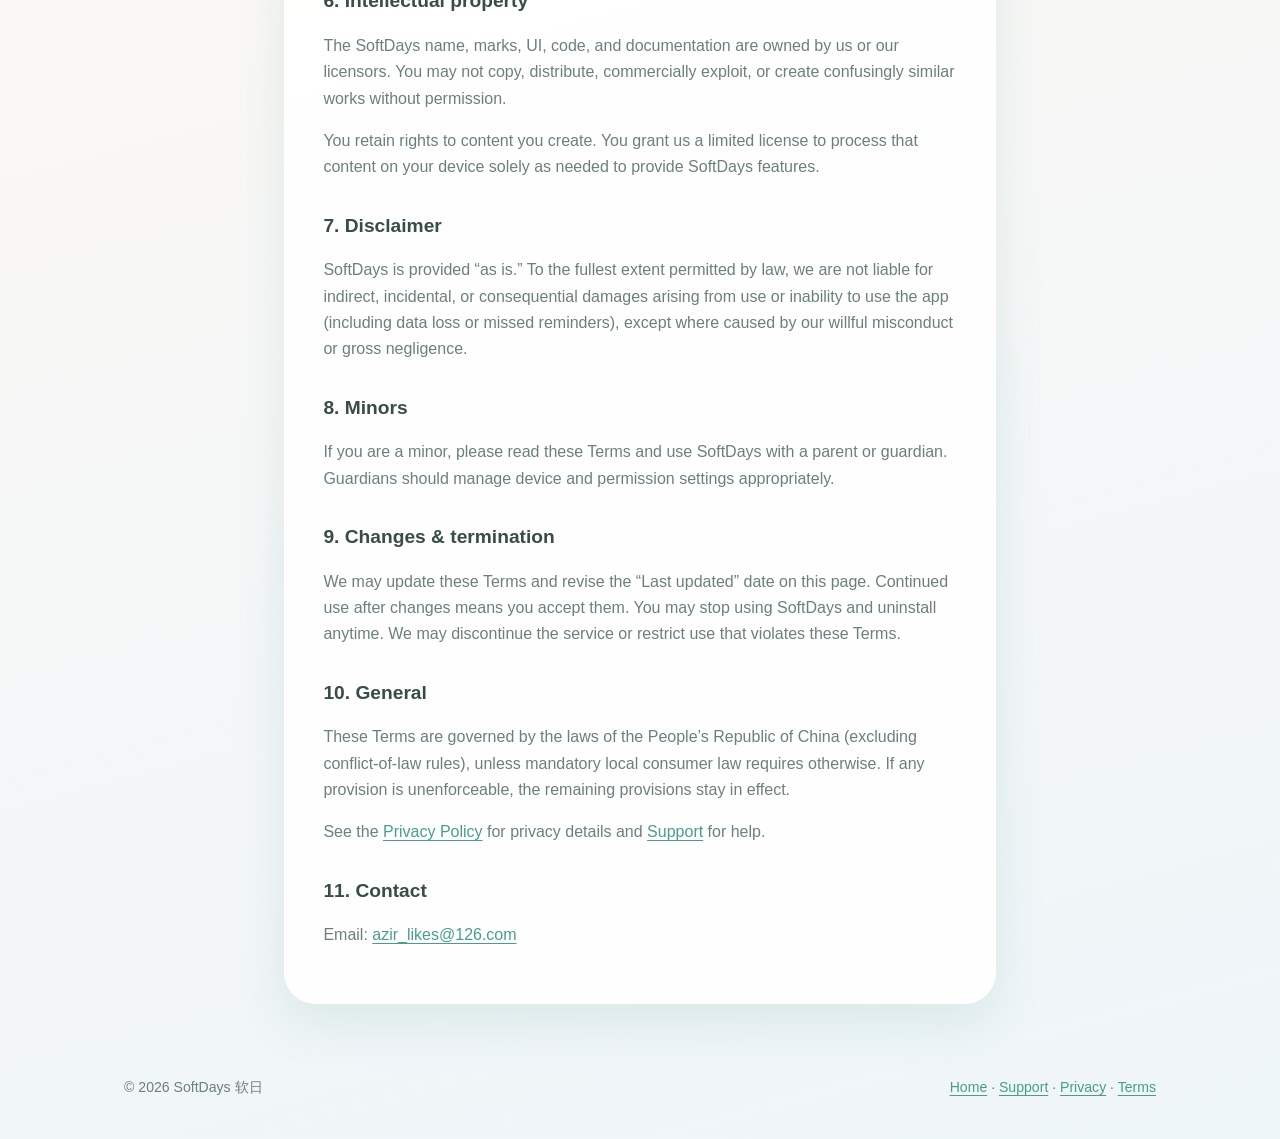
<file: terms.html>
<!DOCTYPE html>
<html lang="zh-Hans">
<head>
  <meta charset="utf-8" />
  <meta name="viewport" content="width=device-width, initial-scale=1" />
  <title>用户协议 — 软日 SoftDays</title>
  <meta name="description" content="用户协议 — 软日 SoftDays" />
  <style>
:root {
  --mint: #73c7ad;
  --mint-deep: #479e8a;
  --peach: #fab8b2;
  --peach-soft: #ffdbd6;
  --mist: #b2d1e6;
  --ink: #384d47;
  --ink-soft: #6b807a;
  --surface: #f7faf6;
  --paper: rgba(255, 255, 255, 0.88);
  --radius: 28px;
  --shadow: 0 18px 50px rgba(71, 158, 138, 0.14);
  --font-display: "Fraunces", "Songti SC", "STSong", serif;
  --font-body: "DM Sans", "PingFang SC", "Hiragino Sans GB", sans-serif;
}

*,
*::before,
*::after {
  box-sizing: border-box;
}

html {
  scroll-behavior: smooth;
}

body {
  margin: 0;
  min-height: 100vh;
  color: var(--ink);
  font-family: var(--font-body);
  background:
    radial-gradient(ellipse 80% 50% at 10% -10%, rgba(115, 199, 173, 0.35), transparent 55%),
    radial-gradient(ellipse 70% 45% at 95% 5%, rgba(250, 184, 178, 0.32), transparent 50%),
    linear-gradient(165deg, #edf7f3 0%, #fbf8f5 48%, #eef5f9 100%);
  line-height: 1.65;
}

a {
  color: var(--mint-deep);
  text-decoration-thickness: 1px;
  text-underline-offset: 3px;
}

a:hover {
  color: var(--ink);
}

img {
  max-width: 100%;
  display: block;
}

.site-nav {
  display: flex;
  align-items: center;
  justify-content: space-between;
  gap: 1rem;
  max-width: 1080px;
  margin: 0 auto;
  padding: 1.25rem 1.5rem;
}

.brand-lockup {
  display: inline-flex;
  align-items: center;
  gap: 0.7rem;
  color: inherit;
  text-decoration: none;
  font-weight: 600;
}

.brand-lockup img {
  width: 40px;
  height: 40px;
  border-radius: 12px;
  box-shadow: 0 8px 20px rgba(71, 158, 138, 0.2);
}

.brand-lockup span {
  font-family: var(--font-display);
  font-size: 1.35rem;
  letter-spacing: 0.04em;
  color: var(--mint-deep);
}

.nav-right {
  display: flex;
  align-items: center;
  flex-wrap: wrap;
  justify-content: flex-end;
  gap: 1rem 1.35rem;
}

.nav-links {
  display: flex;
  gap: 1.25rem;
  font-size: 0.95rem;
}

.nav-links a {
  text-decoration: none;
  color: var(--ink-soft);
}

.nav-links a:hover,
.nav-links a[aria-current="page"] {
  color: var(--mint-deep);
}

.lang-switch {
  display: inline-flex;
  align-items: center;
  flex-wrap: wrap;
  gap: 0.3rem;
  padding: 0.35rem 0.7rem;
  border-radius: 999px;
  background: rgba(255, 255, 255, 0.72);
  border: 1px solid rgba(115, 199, 173, 0.35);
  font-size: 0.78rem;
  font-weight: 600;
}

.lang-switch a {
  text-decoration: none;
  color: var(--ink-soft);
}

.lang-switch a:hover,
.lang-switch a[aria-current="page"] {
  color: var(--mint-deep);
}

.lang-switch span {
  color: rgba(107, 128, 122, 0.55);
}

.hero {
  max-width: 1080px;
  margin: 0 auto;
  padding: 2.5rem 1.5rem 4rem;
  display: grid;
  gap: 2.5rem;
  align-items: end;
  min-height: calc(100svh - 88px);
}

@media (min-width: 860px) {
  .hero {
    grid-template-columns: 1.05fr 0.95fr;
    padding-top: 3.5rem;
  }
}

.hero-copy {
  animation: rise 0.9s ease both;
}

.hero-kicker {
  margin: 0 0 0.75rem;
  color: var(--mint-deep);
  font-size: 0.85rem;
  font-weight: 600;
  letter-spacing: 0.16em;
  text-transform: uppercase;
}

.hero h1 {
  margin: 0;
  font-family: var(--font-display);
  font-size: clamp(3.4rem, 9vw, 5.6rem);
  font-weight: 600;
  line-height: 1.05;
  letter-spacing: 0.06em;
  color: var(--mint-deep);
}

.hero-lead {
  margin: 1.1rem 0 0;
  max-width: 28rem;
  font-size: 1.12rem;
  color: var(--ink-soft);
}

.hero-actions {
  display: flex;
  flex-wrap: wrap;
  gap: 0.85rem;
  margin-top: 1.75rem;
}

.button {
  display: inline-flex;
  align-items: center;
  justify-content: center;
  padding: 0.85rem 1.35rem;
  border-radius: 999px;
  border: 1px solid transparent;
  font-weight: 600;
  text-decoration: none;
  transition: transform 0.2s ease, box-shadow 0.2s ease, background 0.2s ease;
}

.button:hover {
  transform: translateY(-2px);
}

.button-primary {
  background: var(--mint-deep);
  color: #fff;
  box-shadow: 0 12px 28px rgba(71, 158, 138, 0.28);
}

.button-primary:hover {
  color: #fff;
  background: #3b8a78;
}

.button-ghost {
  background: var(--paper);
  color: var(--mint-deep);
  border-color: rgba(115, 199, 173, 0.45);
}

.hero-visual {
  position: relative;
  animation: float-in 1.1s 0.12s ease both;
}

.hero-card {
  position: relative;
  overflow: hidden;
  border-radius: calc(var(--radius) + 8px);
  background:
    linear-gradient(145deg, rgba(255, 255, 255, 0.72), rgba(255, 255, 255, 0.38)),
    linear-gradient(160deg, rgba(115, 199, 173, 0.35), rgba(250, 184, 178, 0.28));
  box-shadow: var(--shadow);
  border: 1px solid rgba(255, 255, 255, 0.7);
  min-height: 360px;
  display: grid;
  place-items: center;
  padding: 2.5rem;
}

.hero-card img {
  width: min(220px, 58vw);
  border-radius: 36px;
  animation: soft-pulse 4.5s ease-in-out infinite;
}

.hero-orb {
  position: absolute;
  border-radius: 50%;
  filter: blur(2px);
  pointer-events: none;
}

.hero-orb-a {
  width: 140px;
  height: 140px;
  top: 12%;
  left: 10%;
  background: rgba(115, 199, 173, 0.35);
  animation: drift 8s ease-in-out infinite;
}

.hero-orb-b {
  width: 110px;
  height: 110px;
  right: 12%;
  bottom: 14%;
  background: rgba(250, 184, 178, 0.4);
  animation: drift 9s 0.6s ease-in-out infinite reverse;
}

.section {
  max-width: 1080px;
  margin: 0 auto;
  padding: 1rem 1.5rem 4.5rem;
}

.section h2 {
  margin: 0 0 0.6rem;
  font-family: var(--font-display);
  font-size: clamp(1.8rem, 4vw, 2.4rem);
  font-weight: 600;
  color: var(--mint-deep);
}

.section-lead {
  margin: 0 0 1.75rem;
  max-width: 36rem;
  color: var(--ink-soft);
}

.feature-list {
  display: grid;
  gap: 1rem;
}

@media (min-width: 720px) {
  .feature-list {
    grid-template-columns: repeat(3, 1fr);
  }
}

.feature {
  padding: 1.35rem 1.3rem 1.45rem;
  border-radius: var(--radius);
  background: var(--paper);
  border: 1px solid rgba(255, 255, 255, 0.85);
  box-shadow: 0 10px 30px rgba(56, 77, 71, 0.05);
}

.feature h3 {
  margin: 0 0 0.45rem;
  font-size: 1.05rem;
  color: var(--ink);
}

.feature p {
  margin: 0;
  color: var(--ink-soft);
  font-size: 0.95rem;
}

.page {
  max-width: 760px;
  margin: 0 auto;
  padding: 1.5rem 1.5rem 4.5rem;
}

.page-panel {
  padding: clamp(1.5rem, 4vw, 2.4rem);
  border-radius: calc(var(--radius) + 4px);
  background: var(--paper);
  border: 1px solid rgba(255, 255, 255, 0.85);
  box-shadow: var(--shadow);
  animation: rise 0.7s ease both;
}

.page-panel h1 {
  margin: 0 0 0.4rem;
  font-family: var(--font-display);
  font-size: clamp(2rem, 5vw, 2.8rem);
  color: var(--mint-deep);
}

.meta {
  margin: 0 0 1.75rem;
  color: var(--ink-soft);
  font-size: 0.92rem;
}

.page-panel h2 {
  margin: 1.8rem 0 0.55rem;
  font-size: 1.2rem;
  color: var(--ink);
}

.page-panel p,
.page-panel li {
  color: var(--ink-soft);
}

.page-panel ul {
  padding-left: 1.2rem;
}

.site-footer {
  max-width: 1080px;
  margin: 0 auto;
  padding: 0 1.5rem 2.5rem;
  color: var(--ink-soft);
  font-size: 0.88rem;
  display: flex;
  flex-wrap: wrap;
  gap: 0.75rem 1.25rem;
  justify-content: space-between;
}

@keyframes rise {
  from {
    opacity: 0;
    transform: translateY(18px);
  }
  to {
    opacity: 1;
    transform: translateY(0);
  }
}

@keyframes float-in {
  from {
    opacity: 0;
    transform: translateY(28px) scale(0.98);
  }
  to {
    opacity: 1;
    transform: translateY(0) scale(1);
  }
}

@keyframes soft-pulse {
  0%,
  100% {
    transform: translateY(0);
  }
  50% {
    transform: translateY(-8px);
  }
}

@keyframes drift {
  0%,
  100% {
    transform: translate(0, 0);
  }
  50% {
    transform: translate(12px, -10px);
  }
}

@media (prefers-reduced-motion: reduce) {
  *,
  *::before,
  *::after {
    animation: none !important;
    transition: none !important;
  }
}


.lang-panels > [data-lang]{display:none}
.lang-panels > [data-lang].is-active{display:block}
.lang-switch button{
  appearance:none;border:0;background:transparent;cursor:pointer;
  font:inherit;font-weight:600;color:var(--ink-soft);padding:0;
}
.lang-switch button:hover,
.lang-switch button[aria-current="true"]{color:var(--mint-deep)}

  </style>
</head>
<body>
  <div class="lang-panels">

        <div data-lang="zh" class="is-active" lang="zh-Hans">
          <header class="site-nav">
            <a class="brand-lockup" href="index.html">
              <img src="[data-uri]" alt="" width="40" height="40" />
              <span>软日</span>
            </a>
            <div class="nav-right">
              <nav class="nav-links">
                <a href="support.html">支持</a>
                <a href="privacy.html">隐私政策</a>
                <a href="terms.html">用户协议</a>
              </nav>
              <nav class="lang-switch" aria-label="Language">
                <button type="button" data-set-lang="zh" aria-current="true">中文</button>
                <span aria-hidden="true">/</span>
                <button type="button" data-set-lang="en">EN</button>
                <span aria-hidden="true">/</span>
                <button type="button" data-set-lang="ja">日本語</button>
              </nav>
            </div>
          </header>
          <main class="page"><article class="page-panel"><h1>用户协议</h1>
      <p class="meta">适用于「软日 SoftDays」· 最近更新：2026 年 10 月 29 日</p>

      <p>欢迎使用软日（SoftDays）。在下载、安装或使用本应用前，请仔细阅读本协议。你开始使用，即视为已阅读并同意本协议全部内容。若不同意，请勿使用本应用。</p>

      <h2>1. 协议主体与适用范围</h2>
      <p>本协议是你与软日 SoftDays 运营方（下称「我们」）之间就使用本应用及相关服务所订立的条款。本应用目前为面向个人用户的本地工具类软件，主要用于记录与提醒纪念日、生日等日子。</p>

      <h2>2. 服务内容</h2>
      <p>软日可提供包括但不限于：</p>
      <ul>
        <li>倒数 / 正数日子记录与展示</li>
        <li>本地通知与可选里程碑提醒</li>
        <li>封面照片、主题与偏好设置</li>
        <li>主屏 / 锁屏小组件、灵动岛实时活动</li>
        <li>Apple Watch 相关展示与同步（在系统与设备支持时）</li>
      </ul>
      <p>我们可能调整、增加或下线部分功能，并尽量通过应用更新或本页面说明变更。</p>

      <h2>3. 账号与本地数据</h2>
      <p>本应用<strong>不强制注册账号</strong>。你创建、编辑的内容默认保存在你的设备本地（及系统允许的 App Group / 手表同步相关容器）。你应自行妥善保管设备与备份；卸载应用、更换设备或系统清理可能导致数据丢失，我们无法保证可恢复。</p>

      <h2>4. 使用规范</h2>
      <p>你承诺合法、善意使用本应用，不得：</p>
      <ul>
        <li>利用本应用从事违反法律法规或侵害他人权益的行为</li>
        <li>反向工程、破解、篡改应用，或干扰应用正常运行（法律允许的除外）</li>
        <li>将本应用用于任何可能危害人身安全、财产安全或公共秩序的场景并据此作出不当决策</li>
      </ul>
      <p>封面照片等你自行导入的内容，应由你享有合法权利或已获授权；相关责任由你自行承担。</p>

      <h2>5. 提醒与时间准确性</h2>
      <p>通知、小组件、灵动岛等依赖系统权限、网络状态（若涉及）、省电策略与设备时钟。我们尽力按你设置的时间提醒，但<strong>不保证</strong>在所有机型、系统版本与设置下 100% 准时送达。重要事项请同时使用其他可靠提醒方式，勿仅依赖本应用。</p>
      <p>农历换算、闰月等规则可能因系统日历实现而存在差异；请以你核对后的日期为准。</p>

      <h2>6. 知识产权</h2>
      <p>软日 SoftDays 的名称、标识、界面设计、代码与文档等，其知识产权归我们或相应权利人所有。未经许可，不得擅自复制、传播、用于商业用途或制造混淆。</p>
      <p>你在应用中创建的文字与照片等，权利仍归你所有；你授予我们仅为提供本应用功能所必需的、在你设备侧处理这些内容的有限许可。</p>

      <h2>7. 免声明</h2>
      <p>本应用按「现状」提供。在适用法律允许的最大范围内，我们对因使用或无法使用本应用而导致的间接、附带、惩罚性损害（包括但不限于数据丢失、错过提醒、利润损失）不承担责任，但因我们故意或重大过失造成的除外。</p>

      <h2>8. 未成年人</h2>
      <p>若你为未成年人，请在监护人指导下阅读本协议并使用本应用。监护人应妥善管理设备与权限设置。</p>

      <h2>9. 协议变更与终止</h2>
      <p>我们可能更新本协议，并在本页面修改「最近更新」日期。更新后继续使用，即视为接受变更。你可随时停止使用并卸载本应用；我们也可在合理情况下停止提供服务或拒绝违规使用。</p>

      <h2>10. 其他</h2>
      <p>本协议未尽事宜，适用中华人民共和国法律（不含冲突法）。若本协议某条款被认定无效，不影响其余条款效力。</p>
      <p>隐私相关事项见 <a href="privacy.html">隐私政策</a>；使用问题见 <a href="support.html">支持</a>。</p>

      <h2>11. 联系我们</h2>
      <p>邮箱：<a href="mailto:azir_likes@126.com">azir_likes@126.com</a></p></article></main>
          <footer class="site-footer">
            <span>© <span class="y"></span> 软日 SoftDays</span>
            <span>
              <a href="index.html">首页</a> ·
              <a href="support.html">支持</a> ·
              <a href="privacy.html">隐私政策</a> ·
              <a href="terms.html">用户协议</a>
            </span>
          </footer>
        </div>
        <div data-lang="en" class="" lang="en">
          <header class="site-nav">
            <a class="brand-lockup" href="index.html">
              <img src="[data-uri]" alt="" width="40" height="40" />
              <span>SoftDays</span>
            </a>
            <div class="nav-right">
              <nav class="nav-links">
                <a href="support.html">Support</a>
                <a href="privacy.html">Privacy</a>
                <a href="terms.html">Terms</a>
              </nav>
              <nav class="lang-switch" aria-label="Language">
                <button type="button" data-set-lang="zh">中文</button>
                <span aria-hidden="true">/</span>
                <button type="button" data-set-lang="en" aria-current="true">EN</button>
                <span aria-hidden="true">/</span>
                <button type="button" data-set-lang="ja">日本語</button>
              </nav>
            </div>
          </header>
          <main class="page"><article class="page-panel"><h1>Terms of Use</h1>
      <p class="meta">Applies to SoftDays (软日) · Last updated: October 29, 2026</p>

      <p>Welcome to SoftDays. By downloading, installing, or using the app, you agree to these Terms. If you do not agree, please do not use SoftDays.</p>

      <h2>1. Parties &amp; scope</h2>
      <p>These Terms are between you and the SoftDays operator (“we”, “us”). SoftDays is a personal, local-first utility for recording and reminding you about anniversaries, birthdays, and similar dates.</p>

      <h2>2. The service</h2>
      <p>SoftDays may provide features including:</p>
      <ul>
        <li>Countdown and count-up day tracking</li>
        <li>Local notifications and optional milestone reminders</li>
        <li>Cover photos, themes, and preferences</li>
        <li>Home / Lock Screen widgets and Live Activities</li>
        <li>Apple Watch presentation and sync when supported by the system and device</li>
      </ul>
      <p>We may change, add, or remove features and will try to communicate material changes through app updates or this page.</p>

      <h2>3. Accounts &amp; local data</h2>
      <p>SoftDays <strong>does not require an account</strong>. Content you create is stored on your device by default (and in system App Group / Watch sync containers where enabled). You are responsible for device security and backups. Uninstalling the app, changing devices, or system cleanup may erase data; we cannot guarantee recovery.</p>

      <h2>4. Acceptable use</h2>
      <p>You agree to use SoftDays lawfully and in good faith, and not to:</p>
      <ul>
        <li>Use the app for illegal purposes or to infringe others’ rights</li>
        <li>Reverse engineer, crack, or tamper with the app, or disrupt its operation (except as permitted by law)</li>
        <li>Rely on SoftDays alone for decisions that could affect personal safety, property, or public order</li>
      </ul>
      <p>You must have the rights (or permission) to any cover photos or text you add; you are responsible for that content.</p>

      <h2>5. Reminders &amp; accuracy</h2>
      <p>Notifications, widgets, and Live Activities depend on system permissions, power-saving settings, and the device clock. We aim to deliver reminders as configured, but we <strong>do not guarantee</strong> delivery on every device, OS version, or configuration. For critical matters, use additional reliable reminders.</p>
      <p>Lunar calendar conversions (including leap months) may vary with system calendar implementations; please verify important dates yourself.</p>

      <h2>6. Intellectual property</h2>
      <p>The SoftDays name, marks, UI, code, and documentation are owned by us or our licensors. You may not copy, distribute, commercially exploit, or create confusingly similar works without permission.</p>
      <p>You retain rights to content you create. You grant us a limited license to process that content on your device solely as needed to provide SoftDays features.</p>

      <h2>7. Disclaimer</h2>
      <p>SoftDays is provided “as is.” To the fullest extent permitted by law, we are not liable for indirect, incidental, or consequential damages arising from use or inability to use the app (including data loss or missed reminders), except where caused by our willful misconduct or gross negligence.</p>

      <h2>8. Minors</h2>
      <p>If you are a minor, please read these Terms and use SoftDays with a parent or guardian. Guardians should manage device and permission settings appropriately.</p>

      <h2>9. Changes &amp; termination</h2>
      <p>We may update these Terms and revise the “Last updated” date on this page. Continued use after changes means you accept them. You may stop using SoftDays and uninstall anytime. We may discontinue the service or restrict use that violates these Terms.</p>

      <h2>10. General</h2>
      <p>These Terms are governed by the laws of the People’s Republic of China (excluding conflict-of-law rules), unless mandatory local consumer law requires otherwise. If any provision is unenforceable, the remaining provisions stay in effect.</p>
      <p>See the <a href="privacy.html">Privacy Policy</a> for privacy details and <a href="support.html">Support</a> for help.</p>

      <h2>11. Contact</h2>
      <p>Email: <a href="mailto:azir_likes@126.com">azir_likes@126.com</a></p></article></main>
          <footer class="site-footer">
            <span>© <span class="y"></span> SoftDays 软日</span>
            <span>
              <a href="index.html">Home</a> ·
              <a href="support.html">Support</a> ·
              <a href="privacy.html">Privacy</a> ·
              <a href="terms.html">Terms</a>
            </span>
          </footer>
        </div>
        <div data-lang="ja" class="" lang="ja">
          <header class="site-nav">
            <a class="brand-lockup" href="index.html">
              <img src="[data-uri]" alt="" width="40" height="40" />
              <span>軟日</span>
            </a>
            <div class="nav-right">
              <nav class="nav-links">
                <a href="support.html">サポート</a>
                <a href="privacy.html">プライバシー</a>
                <a href="terms.html">利用規約</a>
              </nav>
              <nav class="lang-switch" aria-label="Language">
                <button type="button" data-set-lang="zh">中文</button>
                <span aria-hidden="true">/</span>
                <button type="button" data-set-lang="en">EN</button>
                <span aria-hidden="true">/</span>
                <button type="button" data-set-lang="ja" aria-current="true">日本語</button>
              </nav>
            </div>
          </header>
          <main class="page"><article class="page-panel"><h1>利用規約</h1>
      <p class="meta">SoftDays（軟日）対象 · 最終更新：2026 年 10 月 29 日</p>

      <p>SoftDays へようこそ。本アプリのダウンロード・インストール・利用により、本規約に同意したものとみなします。同意できない場合は利用しないでください。</p>

      <h2>1. 当事者と適用範囲</h2>
      <p>本規約は、あなたと SoftDays 運営者（以下「当社」）との間の利用条件です。SoftDays は個人向けの端末内中心のツールで、記念日・誕生日などの記録と通知を目的とします。</p>

      <h2>2. サービス内容</h2>
      <p>SoftDays が提供し得る機能の例：</p>
      <ul>
        <li>カウントダウン／カウントアップの記録と表示</li>
        <li>ローカル通知と任意のマイルストーン通知</li>
        <li>カバー写真、テーマ、設定</li>
        <li>ホーム／ロック画面ウィジェット、ライブアクティビティ</li>
        <li>対応時の Apple Watch 表示と同期</li>
      </ul>
      <p>機能の追加・変更・終了を行うことがあり、重要な変更はアプリ更新や本ページでお知らせするよう努めます。</p>

      <h2>3. アカウントとデータ</h2>
      <p>本アプリは<strong>アカウント登録を必須としません</strong>。作成した内容は原則として端末内（および有効な App Group／Watch 同期用容器）に保存されます。端末の管理・バックアップはご自身の責任です。アンインストールや機種変更等によりデータが失われる可能性があり、復元を保証しません。</p>

      <h2>4. 利用上の遵守事項</h2>
      <p>法令を守り、善良に本アプリを利用してください。以下を行わないものとします：</p>
      <ul>
        <li>違法行為や第三者の権利侵害</li>
        <li>リバースエンジニアリング、改変、不正な妨害（法令で認められる場合を除く）</li>
        <li>人身・財産・公序に関わる重大な判断を本アプリのみに依存すること</li>
      </ul>
      <p>追加する写真や文章について、必要な権利または許諾があることを保証し、その責任を負うものとします。</p>

      <h2>5. 通知と正確性</h2>
      <p>通知・ウィジェット・ライブアクティビティは、システム権限、省電力設定、端末時計等に依存します。設定どおりの通知を目指しますが、すべての機種・OS・設定で必ず届くことを<strong>保証しません</strong>。重要な予定は他の手段も併用してください。</p>
      <p>旧暦（閏月等）の換算はシステム実装により差が出る場合があります。重要な日付は必ずご自身で確認してください。</p>

      <h2>6. 知的財産</h2>
      <p>SoftDays の名称、標識、UI、コード、文書等の権利は当社または正当な権利者に帰属します。許諾なく複製・配布・商業利用・混同を招く利用をしないでください。</p>
      <p>あなたが作成した内容の権利はあなたに残ります。当社には、本アプリ機能提供に必要な範囲で端末上で処理する限定的な許諾が与えられるものとします。</p>

      <h2>7. 免責</h2>
      <p>本アプリは「現状有姿」で提供されます。適用法令が許す最大限の範囲で、利用または利用不能に伴う間接・付随・結果損害（データ損失や通知漏れを含む）について、当社の故意または重過失による場合を除き責任を負いません。</p>

      <h2>8. 未成年者</h2>
      <p>未成年の方は、保護者の指導のもと本規約を読み、アプリを利用してください。保護者は端末と権限設定を適切に管理してください。</p>

      <h2>9. 変更と終了</h2>
      <p>本規約は更新されることがあり、「最終更新」日を変更します。更新後の継続利用は変更への同意とみなします。いつでも利用をやめ、アンインストールできます。規約違反がある場合、サービス提供を制限または終了することがあります。</p>

      <h2>10. その他</h2>
      <p>本規約は、強行法規に反しない限り、中華人民共和国の法律（抵触法を除く）に準拠します。一部条項が無効でも、他の条項は有効です。</p>
      <p>プライバシーは <a href="privacy.html">プライバシーポリシー</a>、ヘルプは <a href="support.html">サポート</a> をご覧ください。</p>

      <h2>11. お問い合わせ</h2>
      <p>メール：<a href="mailto:azir_likes@126.com">azir_likes@126.com</a></p></article></main>
          <footer class="site-footer">
            <span>© <span class="y"></span> SoftDays 軟日</span>
            <span>
              <a href="index.html">ホーム</a> ·
              <a href="support.html">サポート</a> ·
              <a href="privacy.html">プライバシー</a> ·
              <a href="terms.html">利用規約</a>
            </span>
          </footer>
        </div>
  </div>
  <script>
  (function() {
    var key = "softdays-lang";
    var panels = document.querySelectorAll(".lang-panels > [data-lang]");
    function apply(lang) {
      if (["zh","en","ja"].indexOf(lang) < 0) lang = "zh";
      panels.forEach(function(p) {
        p.classList.toggle("is-active", p.getAttribute("data-lang") === lang);
      });
      document.documentElement.lang = lang === "zh" ? "zh-Hans" : lang;
      document.querySelectorAll("[data-set-lang]").forEach(function(btn) {
        btn.setAttribute("aria-current", btn.getAttribute("data-set-lang") === lang ? "true" : "false");
      });
      try { localStorage.setItem(key, lang); } catch (e) {}
      document.querySelectorAll(".y").forEach(function(el) { el.textContent = new Date().getFullYear(); });
    }
    document.addEventListener("click", function(e) {
      var btn = e.target.closest("[data-set-lang]");
      if (!btn) return;
      apply(btn.getAttribute("data-set-lang"));
    });
    var saved = null;
    try { saved = localStorage.getItem(key); } catch (e) {}
    var nav = (navigator.language || "").toLowerCase();
    var pref = saved || (nav.indexOf("ja") === 0 ? "ja" : (nav.indexOf("zh") === 0 ? "zh" : "en"));
    apply(pref);
  })();
  </script>
</body>
</html>
</file>
